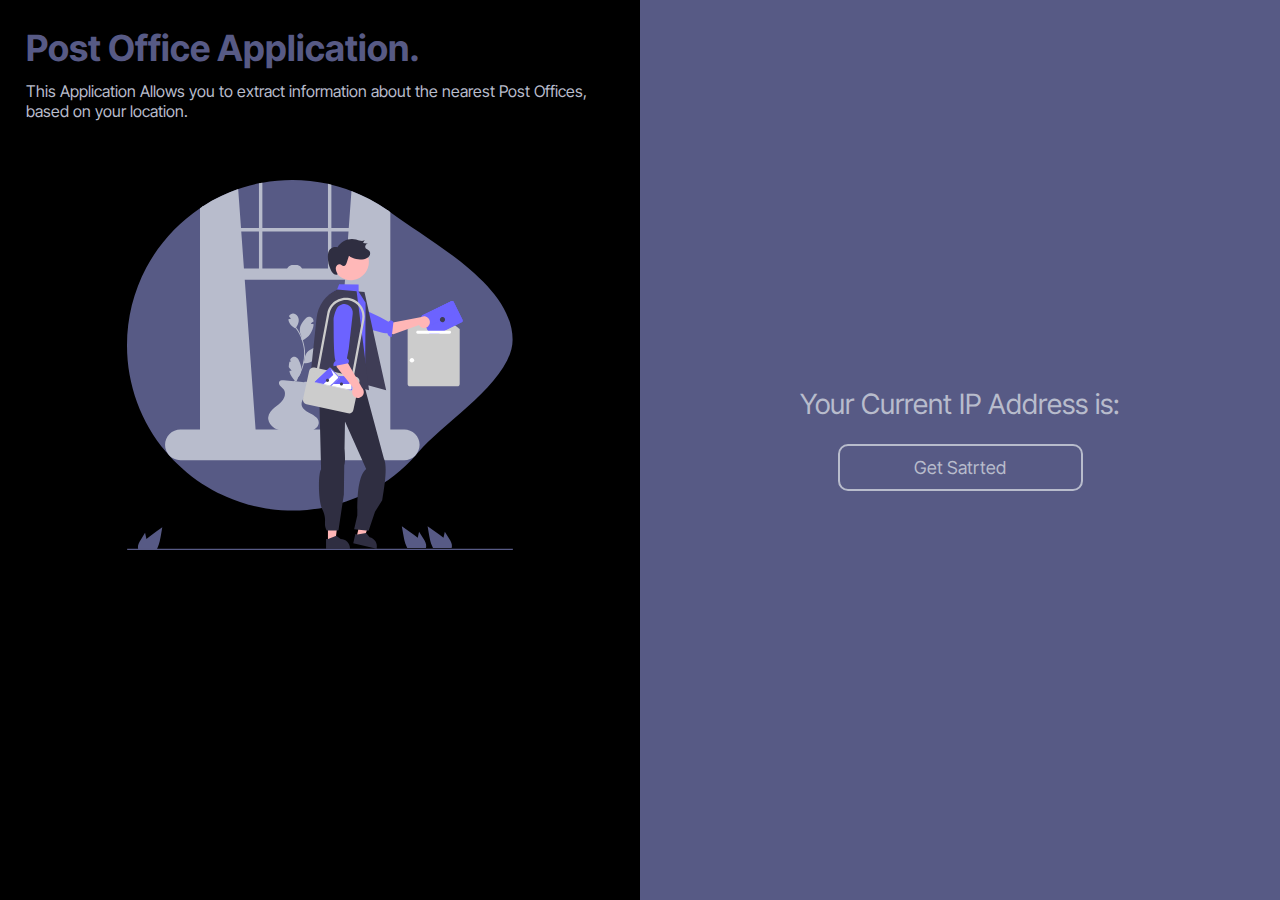
<file: index.html>
<!DOCTYPE html>
<html lang="en">
<head>
    <meta charset="UTF-8">
    <meta name="viewport" content="width=device-width, initial-scale=1.0">
    <meta http-equiv="Permissions-Policy" content="interest-cohort=()">
    <link href="https://fonts.googleapis.com/css2?family=Inter+Tight:wght@400;500;600;700&display=swap" rel="stylesheet">
    <title>Know Your Location Info</title>
    <link rel="stylesheet" href="./styles.css">
</head>
<body onload="myFunction()">
    <main class="container">
        <aside class="left-section">
            <div class="text-section">
                <header>
                    <h2>Post Office Application.</h2>
                </header>
                <p>This Application Allows you to extract information about the nearest Post Offices, based on your location.</p>
            </div>
            <div class="image-section">
                <img src="./Assets/undraw_messenger_re_8bky 1.svg" alt="undraw_messenger_re_8bky 1">
            </div>
        </aside>
        <aside class="right-section">
            <div class="content">
                <p class="ip-address-info">Your Current IP Address is: <span id="ipAddress"></span></p>
                <button id="getStartedButton" type="button"><a>Get Satrted</a></button>
                <p class="message"></p>
            </div>
        </aside>
    </main>
    
    <script src="./script.js"></script>
     
</body>
</html>
</file>
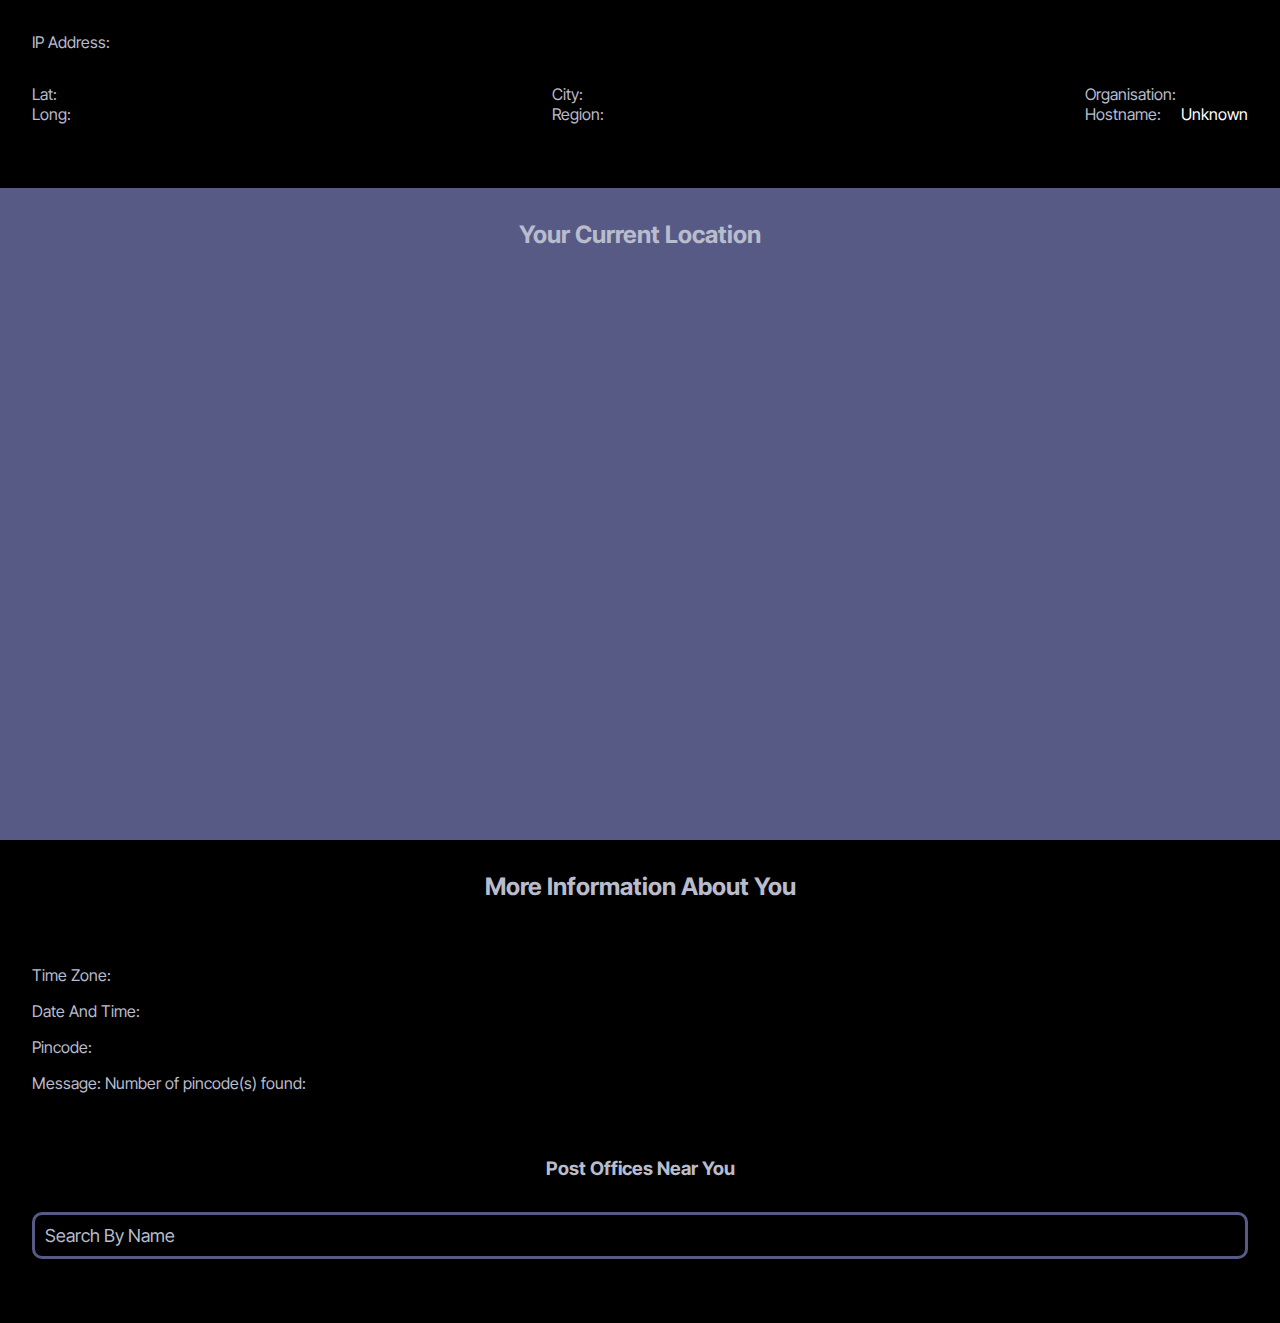
<file: location.html>
<!DOCTYPE html>
<html lang="en">
<head>
    <meta charset="UTF-8">
    <meta name="viewport" content="width=device-width, initial-scale=1.0">
    <link href="https://fonts.googleapis.com/css2?family=Inter+Tight:wght@400;500;600;700&display=swap" rel="stylesheet">
    <link rel="stylesheet" href="./location.css">
    <title>Location Info</title>
</head>
<body >
    <div class="container">
        <div class="location-info">
            <div>
                <div>
                    <p class="ipAddress">IP Address: <span id="ip"></span></p>
                </div>
                <div>
                    <div class="lat-long">
                        <p>Lat: <span id="latitude"> </span></p>
                        <p>Long: <span id="longtitude"> </span></p>
                    </div>
                    <div class="city-region">
                        <p>City: <span id="city"> </span></p>
                        <p>Region: <span id="region"> </span></p>
                    </div>
                    <div class="org-hostname">
                        <p>Organisation: <span id="organisation"> </span></p>
                        <p>Hostname: <span id="hostname">Unknown</span></p>
                    </div>
                </div>
            </div>
        </div>
        <div class="location-map-container">
            <div class="header-section">
                <h2>Your Current Location</h2>
            </div>
            <!-- Map -->
            <iframe 
                width="80%" 
                height="479" 
                frameborder="0" 
                allowfullscreen="" 
                aria-hidden="false" 
                tabindex="0" 
                 > 
            </iframe>
             
        </div>
        <div class="more-info-container">
            <div class="header-section">
                <h2>More Information About You</h2>
            </div>
            <div class="more-info-section">
                <p>Time Zone: <span id="timeZone"></span></p>
                <p>Date And Time: <span id="dateTime"></span></p>
                <p>Pincode: <span id="pincode"></span></p>
                <p>Message: Number of pincode(s) found: <span id="numberOfPincode"></span></p>
            </div>
        </div>
        <div class="post-offices-container">
            <div class="header-section">
                <h3>Post Offices Near You</h3>
            </div>
            <div id="searchBox">
               <input id="searchInput" type='text' name='postOfficeName' placeholder='Search By Name'>
            </div>
            <div class="post-offices">
                 
            </div>
        </div>
    </div>

    <script src="./location.js"></script>
</body>
</html>
</file>
<file: styles.css>
*{
    margin: 0;
    padding: 0;
    box-sizing: border-box;
    font-family: 'Inter Tight', sans-serif;
}
:root{
    --bgBlack:  #000000;
    --bgGreyBlue: #575A85;
    --headerTextColor: #575A85;
    --paraTextColor: #B8BCCC;
}
.container{
    display: flex;
    
}
aside{
  
    width: 50%;
    display: flex;
    flex-direction: column;
    align-items: center;
    height: 100vh;
    /* flex-shrink: 0; */
}
aside.left-section{
    background-color: var(--bgBlack);
    padding: 2%;
    
}
aside.left-section .text-section header h2{
    color: var(--headerTextColor);
    font-size: 36px;
    padding-bottom: 2%;
}
.image-section{
    display: flex;
    justify-content: center;
    align-items: center;
    padding-top: 10%;
}
.image-section img{
    width: 80%;
}
aside.left-section .text-section p{
    color: var(--paraTextColor);
}
aside.right-section{
    text-align: center;
    display: flex;
    justify-content: center;
    align-items: center;
    background-color: var(--bgGreyBlue);
}
  
.right-section .content p{
    padding-bottom: 7%;
    font-size: 28px;
    color: var(--paraTextColor);
}
p #ipAddress{
    color: #ffff;
}
.right-section .content button{
    width: 245px;
    height: 47px;
    font-size: 18px;
    background-color: var(--bgGreyBlue);
    border: 2px solid var(--paraTextColor);
    border-radius: 10px;
    color: var(--paraTextColor);
    cursor: pointer;
    transition: 0.2s;
}
.right-section .content button a{
    text-decoration: none;
    color: var(--paraTextColor);
}
button:active {
    transform: translateY(2px);
}
.right-section .content button:hover{
    background-color: #ffff;
}
.right-section .content button:hover a{
    
    color: #494c71;
}


@media screen and (max-width: 720px) {
    .container{
        flex-direction: column;
        height: 100vh; 
        flex-wrap: wrap;
    }
    aside.left-section{
        width: 100%;
        height: 60%;
    }
    aside.right-section{
        width: 100%;
        height: 40%;
    }
    .image-section{
        padding-top: 0;
        height: auto; 
    }
    .image-section img{
       width: 45%; 
    }
    .text-section{
        padding-bottom: 2%;
    }
    aside.left-section .text-section header h2{
        font-size: 28px;
        padding-bottom: 1%;
    }
    aside.left-section .text-section p{
        font-size: 14px;
    }

}

@media screen and (max-width: 480px) {
    .right-section .content p{
        font-size: 18px;
    }
    
    .right-section .content button{
        width: 145px;
        height: 37px;
        font-size: 14px;
    }
}
@media screen and (max-width: 350px) {
    .image-section{
        padding-top: 0;
        height: auto; 
    }
    
    .image-section img{
       width: 60%; 
    }
    aside.left-section .text-section header h2{
        font-size: 23px;
        padding-bottom: 1%;
    }
    aside.left-section .text-section p{
        font-size: 12px;
    }
    .text-section{
        padding-bottom: 10%;
    }
}
</file>
<file: location.css>
*{
    margin: 0;
    padding: 0;
    box-sizing: border-box;
    font-family: 'Inter Tight', sans-serif;
}
:root{
    --bgBlack:  #000000;
    --bgGreyBlue: #575A85;
    --headerTextColor: #575A85;
    --paraTextColor: #B8BCCC;
}
.container{
    background-color: var(--bgBlack);
    color: var(--paraTextColor);
}
.location-info>div{
    display: flex;
    flex-direction: column;
    padding: 2rem ;
    
}
p span{
    display: inline-block;
    color: #ffff;
    margin-left: 1rem;
}
.location-info>div> div:nth-child(2){
    display: flex;
    flex-wrap: wrap;
    gap: 1rem;
    justify-content: space-between;
    margin: 2rem 0rem 2rem 0;
}
.location-map-container{
    background-color: var(--bgGreyBlue);
    display: flex;
    flex-direction: column;
    align-items: center;
    padding: 2rem 0 5rem 0;
    gap: 2rem;
    margin-bottom: 2rem;
    
}
.location-map-container iframe{
    width: 80%;
}
.header-section{
    display: flex;
    justify-content: center;
}
.more-info-section {
    margin-top: 2rem;
    display: flex;
    flex-direction: column;
    gap: 1rem;
    padding: 2rem;
}
.post-offices-container{
    padding: 2rem;
    display: flex;
    flex-direction: column;
    gap: 2rem;
}
#searchInput{
    width: 100%;
    height: 47px;
    padding: 0 10px;
    font-size: 18px;
    border-radius: 10px;
    border: 3px solid var(--bgGreyBlue);
    background-color: var(--bgBlack);
    color: var(--paraTextColor);
}
#searchInput::placeholder{
    color: var(--paraTextColor);
    
}
.post-offices{
    width: 80%;
    /* border: 2px solid red; */
    margin: auto;
    display: grid;
    grid-template-columns: repeat(2,1fr);
    gap: 2rem;
}
.postOffice{
    /* border: 1px solid green; */
    background-color: var(--bgGreyBlue);
    color: var(--paraTextColor);
    border-radius: 10px;
    padding: 2rem 1rem 2rem 2rem;
    display: flex;
    flex-direction: column;
    gap: 1rem;
    
}
.postOffice p{
    font-weight: bold;
}






@media screen and (max-width: 920px) {
    .post-offices{
        width: 80%;
        /* border: 2px solid red; */
        margin: auto;
        display: grid;
        grid-template-columns: repeat(1,1fr);
        gap: 2rem;
    }
     
     
}

@media screen and (max-width: 680px){
    .location-map-container{
         
        padding: 1rem 0 5rem 0;
        gap: 1rem;
        margin-bottom: 1rem;
        
    }
    iframe{
        height: 279px;
        
    }
}

@media screen and (max-width: 480px) {
    .container{
        font-size: 12px;
    }
}

@media screen and (max-width: 375px) {
    .postOffice{
        padding: 1rem 0.5rem 1rem 1rem;
        font-size: 10px;
    }
}
</file>
